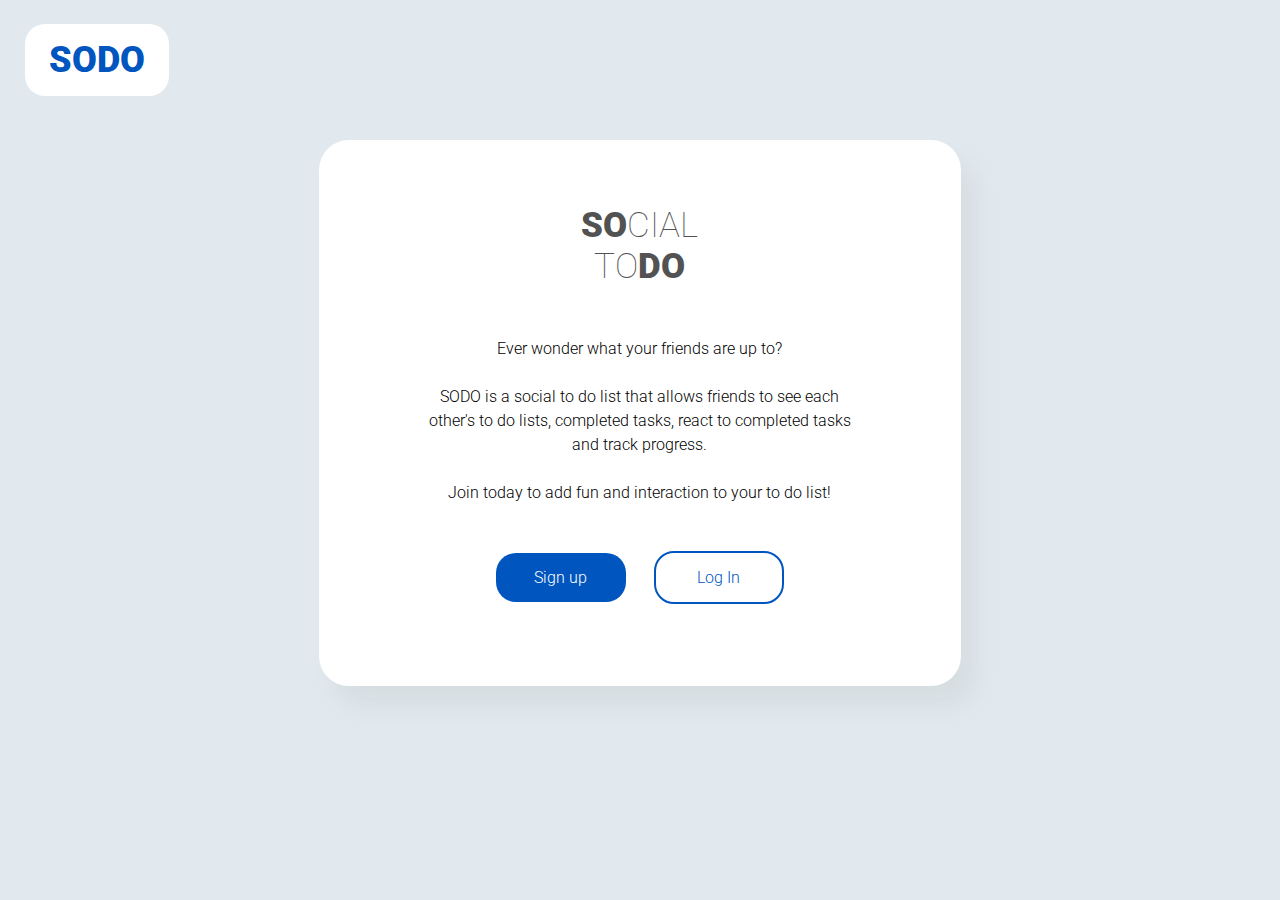
<file: public/index.html>
<!DOCTYPE html>
<html>
<head>
  <title>SODO</title>
  <meta charset="utf-8">
  <meta name="viewport" content="width=device-width, initial-scale=1">
  <link rel="stylesheet" href="style.css">
  <link href="https://fonts.googleapis.com/css2?family=Roboto:ital,wght@0,100;0,300;0,500;0,900;1,100&display=swap" rel="stylesheet">
</head>

<body>
  <div id="test">
    <div class='single-div1'>
      <h1 class='name'><a href="index.html">SODO</a></h1>
      <div class="home-rectangle">
        <h3><strong class="h3-strong">SO</strong>CIAL<br>TO<strong class="h3-strong">DO</strong></h3>
        <p>Ever wonder what your friends are up to?<br><br>
          SODO is a social to do list that allows friends to see each other's to do lists, completed tasks, react to completed tasks and track progress.<br><br>
          Join today to add fun and interaction to your to do list!</p>
          <button type="button" id="sign-up"><a class='link' href="signUp.html">Sign up</a></button>
          <button type="button" id="log-in" class="btn-hollow"><a class='link' href="login.html">Log In</a></button>
      </div>
  </div>

</body>
</html>
</file>
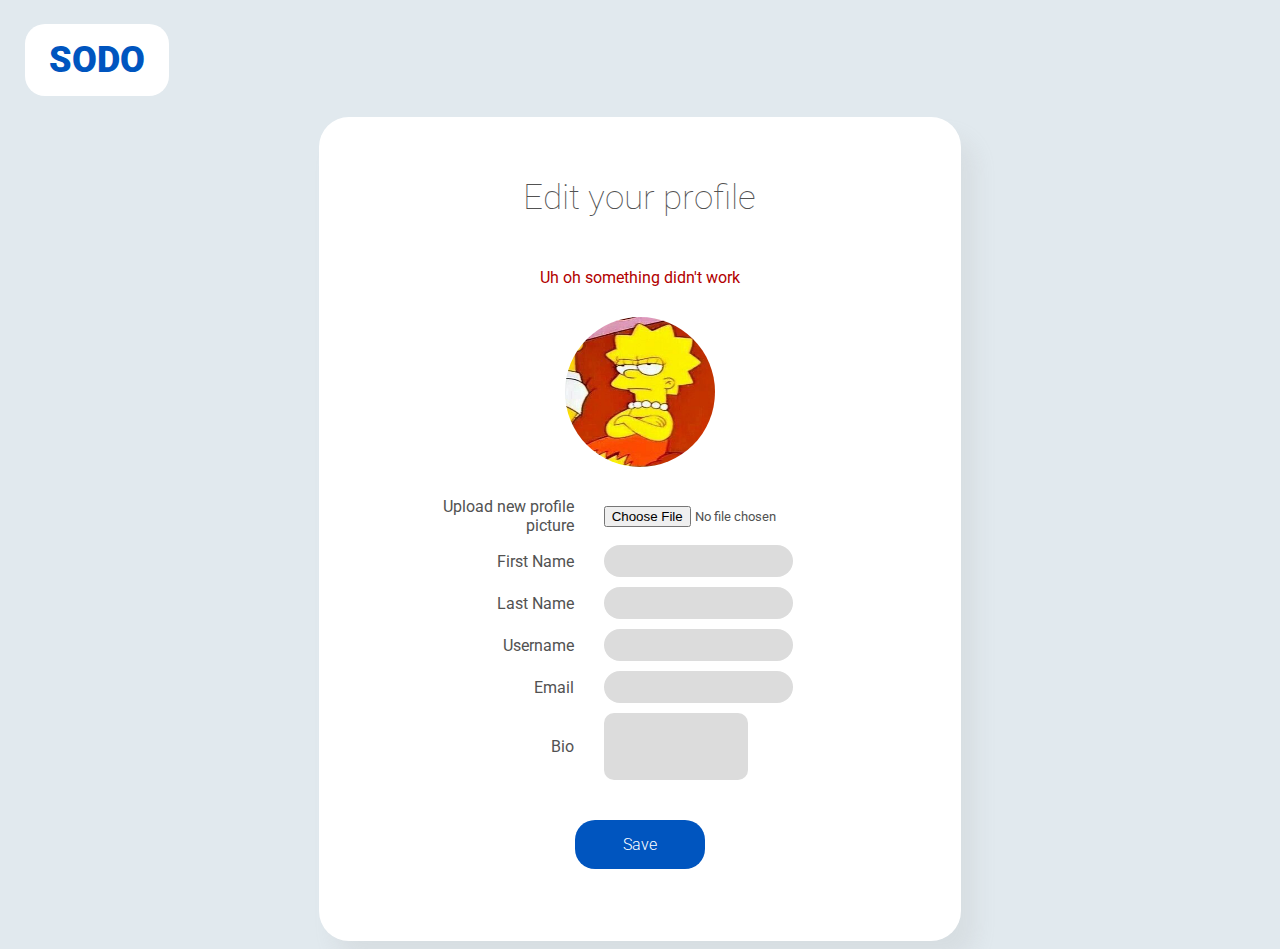
<file: public/editProfile.html>
<!DOCTYPE html>
<html>
<head>
  <title>Edit your profile</title>
  <meta charset="utf-8">
  <meta name="viewport" content="width=device-width, initial-scale=1">
  <link rel="stylesheet" href="style.css">
  <link href="https://fonts.googleapis.com/css2?family=Roboto:ital,wght@0,100;0,300;0,900;1,100&display=swap" rel="stylesheet">
</head>

<br/>
<div id='test'>
  <h1 class="name"><a href="todo.html">SODO</a></h1>
  <div class='single-div'>
    <h3>Edit your profile</h3>
    <body>
      <div class='form'>
        <p class='error'>Uh oh something didn't work</p>
        <div class="image-cropper">
          <img src="lisa.jpg" alt="profile picture" class="profile-pic">
        </div>
        <form class='form-group' action="/action_page.php">
          <label for="img">Upload new profile picture</label>
          <input style="background-color: transparent;" type="file" id="img" name="img" accept="image/*">
        </form>
        <div class='form-group'>
          <label>First Name</label>
          <input type="text" class='input'>
        </div>
        <div class='form-group'>
          <label>Last Name</label>
          <input type="text" class='input'>
        </div>
        <div class='form-group'>
          <label>Username</label>
          <input type="text" class='input'>
        </div>
        <div class='form-group'>
          <label>Email</label>
          <input type="text" class='input'>
        </div>
        <div class='form-group'>
          <label>Bio </label>
          <textarea class='input-textarea' rows="4" ></textarea>
        </div>
          <button class='button btn-fill'><a href="profile.html">Save</a></button>
      </div>
    </body>
  </div>
</div>
</html>
</file>
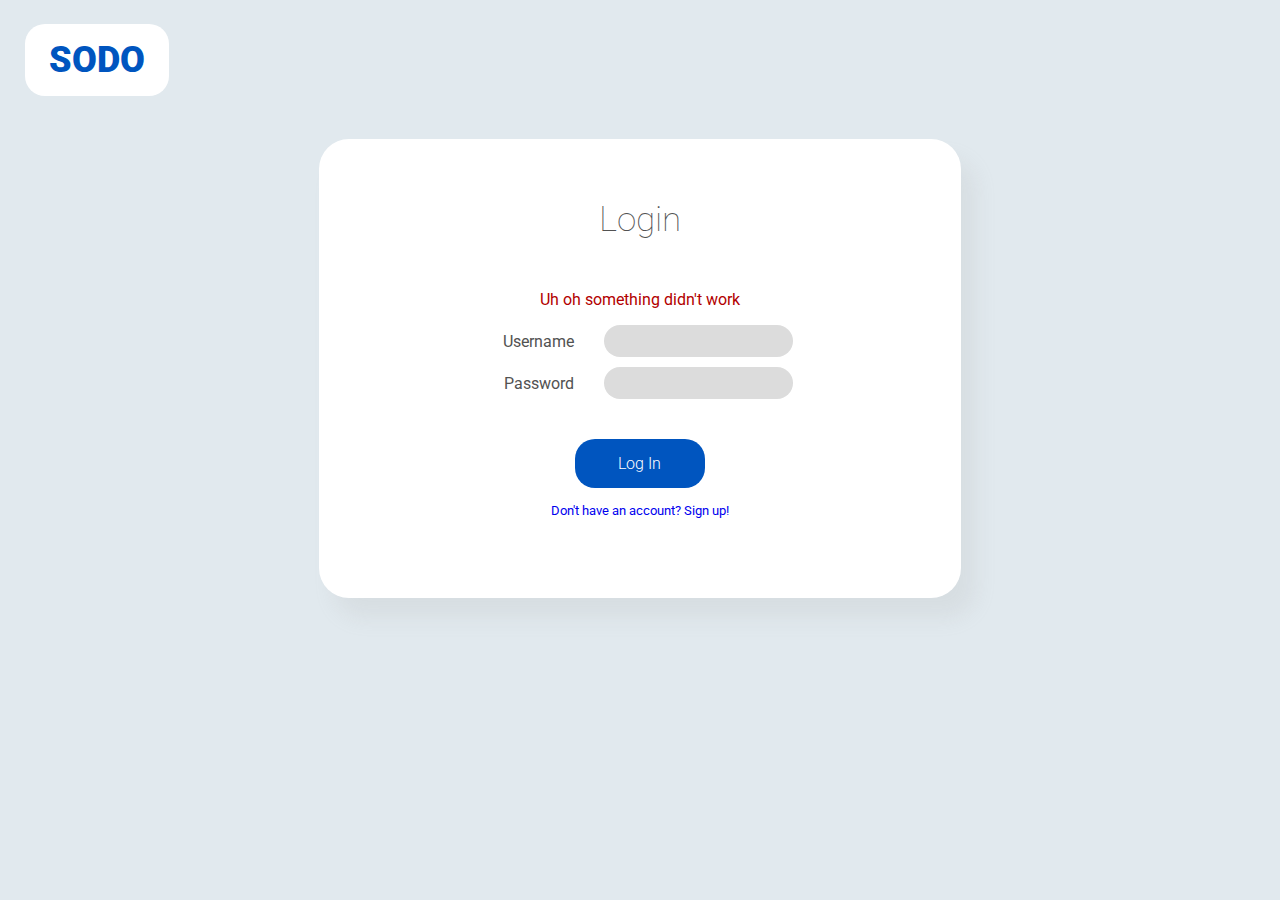
<file: public/login.html>
<!DOCTYPE html>
<html>
<head>
  <title>Login</title>
  <meta charset="utf-8">
  <meta name="viewport" content="width=device-width, initial-scale=1">
  <link rel="stylesheet" href="style.css">
  <link href="https://fonts.googleapis.com/css2?family=Roboto:ital,wght@0,100;0,300;0,900;1,100&display=swap" rel="stylesheet">
</head>
<ul class='nav'>
  <h1 class='name'><a href="index.html">SODO</a></h1>
</ul>
<br/>
<div id='test'>
  <div class='single-div'>
    <h3>Login</h3>
    <body>
      <div class='form'>
        <p class='error'>Uh oh something didn't work</p>
        <div class='form-group'>
          <label>Username</label>
          <input type="text" class='input'>
        </div>
        <div class='form-group'>
          <label>Password</label>
          <input type="password" class='input'>
          <br/>
        </div>
        <button class="button btn-fill" ><a href="todo.html">Log In</a></button>
        <button class='button3'><a class='link' href="signUp.html">Don't have an account? Sign up!</a></button>
      </div>
    </body>
  </div>
</div>
</html>
</file>
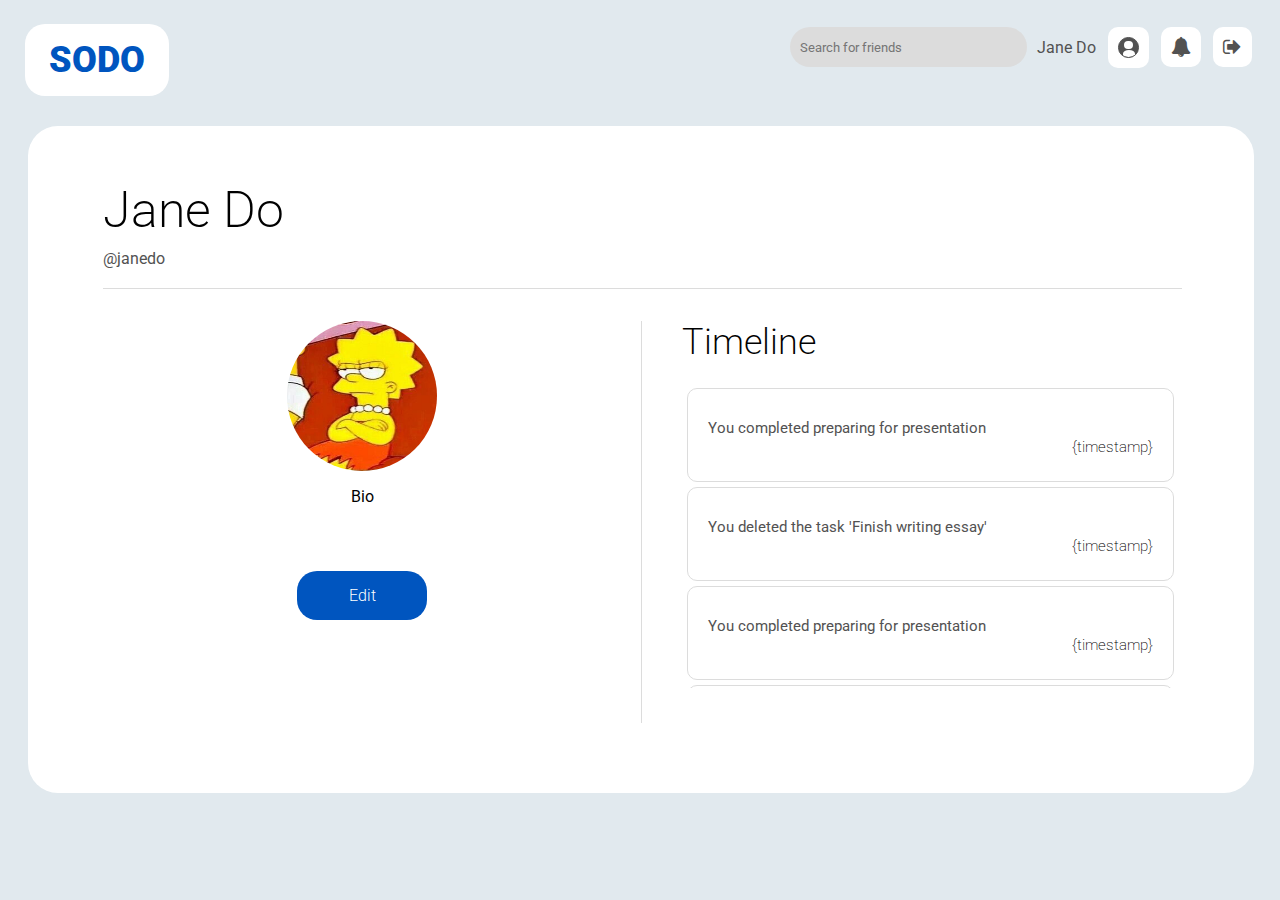
<file: public/profile.html>
<!DOCTYPE html>
<html>
<head>
  <title>Profile</title>
  <meta charset="utf-8">
  <meta name="viewport" content="width=device-width, initial-scale=1">
  <link rel="stylesheet" href="style.css">
  <link rel="stylesheet" href="https://cdnjs.cloudflare.com/ajax/libs/font-awesome/4.7.0/css/font-awesome.min.css">
  <link href="https://fonts.googleapis.com/css2?family=Roboto:ital,wght@0,100;0,300;0,900;1,100&display=swap" rel="stylesheet">
</head>

<br/>

  <h1 class="name"><a href="todo.html">SODO</a></h1>
  <div class='sign-out'>
    <div class="dropdown">
        <input
          onclick="myFunction()"
          class='search-input'
          id="myInput"
          type="text"
          placeholder="Search for friends"
          autofocus
          onkeyup="filterFunction()"
        >
      <div id="myDropdown" class="dropdown-content1">
        <a href="user.html">Kate P</a>
        <a href="user.html">Wesley D</a>
        <a href="user.html">Ray S</a>
      </div>

    </div>
    <li class='user'>Jane Do</li>
    <button class='button5'>
      <a href="profile.html">
        <div class='_profile'>
          <div class='_head'></div>
          <div class='_body'></div>
        </div>
      </a>
    </button>
    <button class='button5' onclick="myFunction2()">
      <i class="fa fa-bell"
      aria-hidden="true"
      style="background-color: transparent;
            font-size: 20px;
            color: #525252;"></i>
      <div id="myDropdown2" class="dropdown-content">
        <div class='notification-item'>
          <div class="clearfix">
            <!-- <div class="image-cropper-small"> -->
              <img class='img2' src='lisa.jpg' alt="Profile picture" />
            <!-- </div> -->
              Steven D completed preparing for his presentation
          </div>
          <br/>
          <p class='notif-text'>{timestamp}</p>
        </div>
        <div class='notification-item'>
          <div class="clearfix">
            <img class="img2"  src='lisa.jpg' alt="Profile picture">
            Steven D completed preparing for his presentation
            </div>
          <br/>
          <p class='notif-text'>{timestamp}</p>
        </div>
        <div class='notification-item'>
          <div style="text-align: left;">
              No notifications
              <br />
            </div>
        </div>
      </div>
    </button>
    <button class='button5'>
      <a href="index.html">
        <i class="fa fa-sign-out"
          style="font-size: 20px;
                color: #525252;
                background-color: white;"
          aria-hidden="true"></i>
      </a>
    </button>
  </div>

<br/>

<div class='grid-container1' id='test'>
  <div class='profile'>
    <p class="profile-name">Jane Do</p>
    <p class="profile-username">@janedo</p>
  </div>
    <div class="profile-info">
      <div class="image-cropper">
        <img src="lisa.jpg" alt="profile picture" class="profile-pic">
      </div>
      <p class="bio">Bio</p>
      <p class='profile-bio'></p>
      <br />
      <!--<button class='button1'><a class='link' href="">Follow</a></button> -->
      <button class='button btn-fill'><a class='link-normal' href="editProfile.html">Edit</a></button>
      <br/>
    </div>


  <div class='container1 container2'>
    <div class='timeline'>
      <p class="profile-name timeline-name">Timeline</p>
      <div class='notifications'>
        <div style="  overflow:auto; height: 300px;">
        <div class='notification-item'>
          <p class='notes'>You completed preparing for presentation</p>
          <br/>
          <p class='notif-text'>{timestamp}</p>
        </div>
        <div class='notification-item'>
          <p class='notes'>You deleted the task 'Finish writing essay'</p>
          <br/>
          <p class='notif-text'>{timestamp}</p>
        </div>
        <div class='notification-item'>
          <p class='notes'>You completed preparing for presentation</p>
          <br/>
          <p class='notif-text'>{timestamp}</p>
        </div>
        <div class='notification-item'>
          <p class='notes'>You deleted the task 'Finish writing essay'</p>
          <br/>
          <p class='notif-text'>{timestamp}</p>
        </div>
        <div class='notification-item'>
          <p class='notes'>You completed preparing for presentation</p>
          <br/>
          <p class='notif-text'>{timestamp}</p>
        </div>
        <div class='notification-item'>
          <p class='notes'>You deleted the task 'Finish writing essay'</p>
          <br/>
          <p class='notif-text'>{timestamp}</p>
        </div>
        <div class='notification-item'>
          <p class='notes'>You completed preparing for presentation</p>
          <br/>
          <p class='notif-text'>{timestamp}</p>
        </div>
        <div class='notification-item'>
          <p class='notes'>You deleted the task 'Finish writing essay'</p>
          <br/>
          <p class='notif-text'>{timestamp}</p>
        </div>
    </div>
  </div>


<script>
/* When the user clicks on the button,
toggle between hiding and showing the dropdown content */
function myFunction() {
  document.getElementById("myDropdown").classList.toggle("show");
}

function myFunction2() {
  document.getElementById("myDropdown2").classList.toggle("show");
}

function listDissapear() {
  document.getElementById("myDropdown").classList.toggle("unshow");
}

function filterFunction() {
  var input, filter, ul, li, a, i;
  input = document.getElementById("myInput");
  filter = input.value.toUpperCase();
  div = document.getElementById("myDropdown");
  a = div.getElementsByTagName("a");
  for (i = 0; i < a.length; i++) {
    txtValue = a[i].textContent || a[i].innerText;
    if (txtValue.toUpperCase().indexOf(filter) > -1) {
      a[i].style.display = "";
    } else {
      a[i].style.display = "none";
    }
  }
}

</script>

</html>
</file>
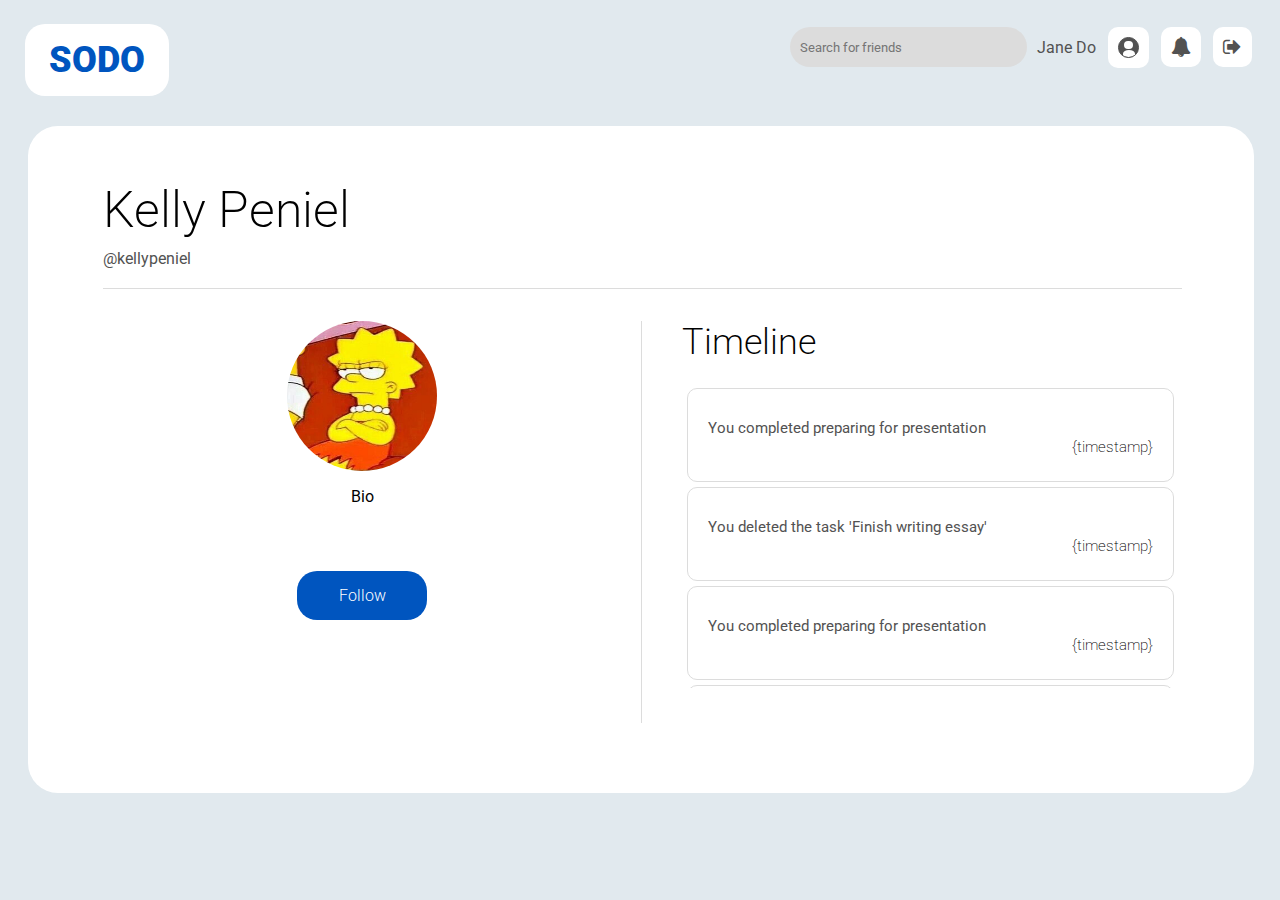
<file: public/profileKelly.html>
<!DOCTYPE html>
<html>
<head>
  <title>Profile Other</title>
  <meta charset="utf-8">
  <meta name="viewport" content="width=device-width, initial-scale=1">
  <link rel="stylesheet" href="style.css">
  <link rel="stylesheet" href="https://cdnjs.cloudflare.com/ajax/libs/font-awesome/4.7.0/css/font-awesome.min.css">
  <link href="https://fonts.googleapis.com/css2?family=Roboto:ital,wght@0,100;0,300;0,900;1,100&display=swap" rel="stylesheet">
</head>

<br/>

  <h1 class="name"><a href="todo.html">SODO</a></h1>
  <div class='sign-out'>
    <div class="dropdown">
        <input
          onclick="myFunction()"
          class='search-input'
          id="myInput"
          type="text"
          placeholder="Search for friends"
          autofocus
          onkeyup="filterFunction()"
        >
      <div id="myDropdown" class="dropdown-content1">
        <a href="user.html">Kate P</a>
        <a href="user.html">Wesley D</a>
        <a href="user.html">Ray S</a>
      </div>

    </div>
    <li class='user'>Jane Do</li>
    <button class='button5'>
      <a href="profile.html">
        <div class='_profile'>
          <div class='_head'></div>
          <div class='_body'></div>
        </div>
      </a>
    </button>
    <button class='button5' onclick="myFunction2()">
      <i class="fa fa-bell"
      aria-hidden="true"
      style="background-color: transparent;
            font-size: 20px;
            color: #525252;"></i>
      <div id="myDropdown2" class="dropdown-content">
        <div class='notification-item'>
          <div class="clearfix">
            <!-- <div class="image-cropper-small"> -->
              <img class='img2' src='lisa.jpg' alt="Profile picture" />
            <!-- </div> -->
              Steven D completed preparing for his presentation
          </div>
          <br/>
          <p class='notif-text'>{timestamp}</p>
        </div>
        <div class='notification-item'>
          <div class="clearfix">
            <img class="img2"  src='lisa.jpg' alt="Profile picture">
            Steven D completed preparing for his presentation
            </div>
          <br/>
          <p class='notif-text'>{timestamp}</p>
        </div>
        <div class='notification-item'>
          <div style="text-align: left;">
              No notifications
              <br />
            </div>
        </div>
      </div>
    </button>
    <button class='button5'>
      <a href="index.html">
        <i class="fa fa-sign-out"
          style="font-size: 20px;
                color: #525252;
                background-color: white;"
          aria-hidden="true"></i>
      </a>
    </button>
  </div>

<br/>

<div class='grid-container1' id='test'>
  <div class='profile'>
    <p class="profile-name">Kelly Peniel</p>
    <p class="profile-username">@kellypeniel</p>
  </div>
    <div class="profile-info">
      <div class="image-cropper">
        <img src="lisa.jpg" alt="profile picture" class="profile-pic">
      </div>
      <p class="bio">Bio</p>
      <p class='profile-bio'></p>
      <br />
      <!--<button class='button1'><a class='link' href="">Follow</a></button> -->
      <button class='button btn-fill'><a class='link-normal' href="/follow">Follow</a></button>
      <br/>
    </div>


  <div class='container1 container2'>
    <div class='timeline'>
      <p class="profile-name timeline-name">Timeline</p>
      <div class='notifications'>
        <div style="  overflow:auto; height: 300px;">
        <div class='notification-item'>
          <p class='notes'>You completed preparing for presentation</p>
          <br/>
          <p class='notif-text'>{timestamp}</p>
        </div>
        <div class='notification-item'>
          <p class='notes'>You deleted the task 'Finish writing essay'</p>
          <br/>
          <p class='notif-text'>{timestamp}</p>
        </div>
        <div class='notification-item'>
          <p class='notes'>You completed preparing for presentation</p>
          <br/>
          <p class='notif-text'>{timestamp}</p>
        </div>
        <div class='notification-item'>
          <p class='notes'>You deleted the task 'Finish writing essay'</p>
          <br/>
          <p class='notif-text'>{timestamp}</p>
        </div>
        <div class='notification-item'>
          <p class='notes'>You completed preparing for presentation</p>
          <br/>
          <p class='notif-text'>{timestamp}</p>
        </div>
        <div class='notification-item'>
          <p class='notes'>You deleted the task 'Finish writing essay'</p>
          <br/>
          <p class='notif-text'>{timestamp}</p>
        </div>
        <div class='notification-item'>
          <p class='notes'>You completed preparing for presentation</p>
          <br/>
          <p class='notif-text'>{timestamp}</p>
        </div>
        <div class='notification-item'>
          <p class='notes'>You deleted the task 'Finish writing essay'</p>
          <br/>
          <p class='notif-text'>{timestamp}</p>
        </div>
    </div>
  </div>


<script>
/* When the user clicks on the button,
toggle between hiding and showing the dropdown content */
function myFunction() {
  document.getElementById("myDropdown").classList.toggle("show");
}

function myFunction2() {
  document.getElementById("myDropdown2").classList.toggle("show");
}

function listDissapear() {
  document.getElementById("myDropdown").classList.toggle("unshow");
}

function filterFunction() {
  var input, filter, ul, li, a, i;
  input = document.getElementById("myInput");
  filter = input.value.toUpperCase();
  div = document.getElementById("myDropdown");
  a = div.getElementsByTagName("a");
  for (i = 0; i < a.length; i++) {
    txtValue = a[i].textContent || a[i].innerText;
    if (txtValue.toUpperCase().indexOf(filter) > -1) {
      a[i].style.display = "";
    } else {
      a[i].style.display = "none";
    }
  }
}

</script>

</html>
</file>
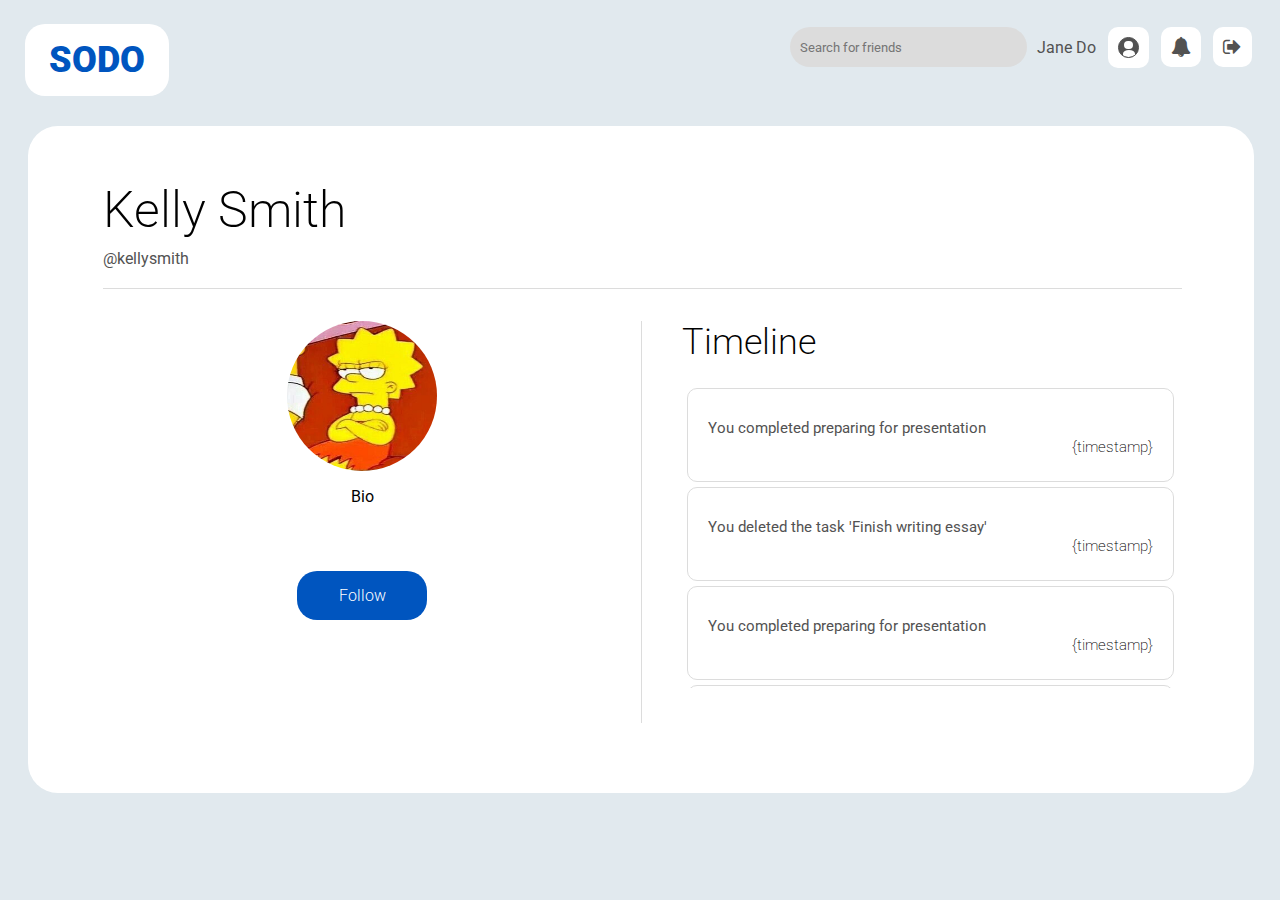
<file: public/profileOther.html>
<!DOCTYPE html>
<html>
<head>
  <title>Profile Other</title>
  <meta charset="utf-8">
  <meta name="viewport" content="width=device-width, initial-scale=1">
  <link rel="stylesheet" href="style.css">
  <link rel="stylesheet" href="https://cdnjs.cloudflare.com/ajax/libs/font-awesome/4.7.0/css/font-awesome.min.css">
  <link href="https://fonts.googleapis.com/css2?family=Roboto:ital,wght@0,100;0,300;0,900;1,100&display=swap" rel="stylesheet">
</head>

<br/>

  <h1 class="name"><a href="todo.html">SODO</a></h1>
  <div class='sign-out'>
    <div class="dropdown">
        <input
          onclick="myFunction()"
          class='search-input'
          id="myInput"
          type="text"
          placeholder="Search for friends"
          autofocus
          onkeyup="filterFunction()"
        >
      <div id="myDropdown" class="dropdown-content1">
        <a href="user.html">Kate P</a>
        <a href="user.html">Wesley D</a>
        <a href="user.html">Ray S</a>
      </div>

    </div>
    <li class='user'>Jane Do</li>
    <button class='button5'>
      <a href="profile.html">
        <div class='_profile'>
          <div class='_head'></div>
          <div class='_body'></div>
        </div>
      </a>
    </button>
    <button class='button5' onclick="myFunction2()">
      <i class="fa fa-bell"
      aria-hidden="true"
      style="background-color: transparent;
            font-size: 20px;
            color: #525252;"></i>
      <div id="myDropdown2" class="dropdown-content">
        <div class='notification-item'>
          <div class="clearfix">
            <!-- <div class="image-cropper-small"> -->
              <img class='img2' src='lisa.jpg' alt="Profile picture" />
            <!-- </div> -->
              Steven D completed preparing for his presentation
          </div>
          <br/>
          <p class='notif-text'>{timestamp}</p>
        </div>
        <div class='notification-item'>
          <div class="clearfix">
            <img class="img2"  src='lisa.jpg' alt="Profile picture">
            Steven D completed preparing for his presentation
            </div>
          <br/>
          <p class='notif-text'>{timestamp}</p>
        </div>
        <div class='notification-item'>
          <div style="text-align: left;">
              No notifications
              <br />
            </div>
        </div>
      </div>
    </button>
    <button class='button5'>
      <a href="index.html">
        <i class="fa fa-sign-out"
          style="font-size: 20px;
                color: #525252;
                background-color: white;"
          aria-hidden="true"></i>
      </a>
    </button>
  </div>

<br/>

<div class='grid-container1' id='test'>
  <div class='profile'>
    <p class="profile-name">Kelly Smith</p>
    <p class="profile-username">@kellysmith</p>
  </div>
    <div class="profile-info">
      <div class="image-cropper">
        <img src="lisa.jpg" alt="profile picture" class="profile-pic">
      </div>
      <p class="bio">Bio</p>
      <p class='profile-bio'></p>
      <br />
      <!--<button class='button1'><a class='link' href="">Follow</a></button> -->
      <button class='button btn-fill'><a class='link-normal' href="/follow">Follow</a></button>
      <br/>
    </div>


  <div class='container1 container2'>
    <div class='timeline'>
      <p class="profile-name timeline-name">Timeline</p>
      <div class='notifications'>
        <div style="  overflow:auto; height: 300px;">
        <div class='notification-item'>
          <p class='notes'>You completed preparing for presentation</p>
          <br/>
          <p class='notif-text'>{timestamp}</p>
        </div>
        <div class='notification-item'>
          <p class='notes'>You deleted the task 'Finish writing essay'</p>
          <br/>
          <p class='notif-text'>{timestamp}</p>
        </div>
        <div class='notification-item'>
          <p class='notes'>You completed preparing for presentation</p>
          <br/>
          <p class='notif-text'>{timestamp}</p>
        </div>
        <div class='notification-item'>
          <p class='notes'>You deleted the task 'Finish writing essay'</p>
          <br/>
          <p class='notif-text'>{timestamp}</p>
        </div>
        <div class='notification-item'>
          <p class='notes'>You completed preparing for presentation</p>
          <br/>
          <p class='notif-text'>{timestamp}</p>
        </div>
        <div class='notification-item'>
          <p class='notes'>You deleted the task 'Finish writing essay'</p>
          <br/>
          <p class='notif-text'>{timestamp}</p>
        </div>
        <div class='notification-item'>
          <p class='notes'>You completed preparing for presentation</p>
          <br/>
          <p class='notif-text'>{timestamp}</p>
        </div>
        <div class='notification-item'>
          <p class='notes'>You deleted the task 'Finish writing essay'</p>
          <br/>
          <p class='notif-text'>{timestamp}</p>
        </div>
    </div>
  </div>


<script>
/* When the user clicks on the button,
toggle between hiding and showing the dropdown content */
function myFunction() {
  document.getElementById("myDropdown").classList.toggle("show");
}

function myFunction2() {
  document.getElementById("myDropdown2").classList.toggle("show");
}

function listDissapear() {
  document.getElementById("myDropdown").classList.toggle("unshow");
}

function filterFunction() {
  var input, filter, ul, li, a, i;
  input = document.getElementById("myInput");
  filter = input.value.toUpperCase();
  div = document.getElementById("myDropdown");
  a = div.getElementsByTagName("a");
  for (i = 0; i < a.length; i++) {
    txtValue = a[i].textContent || a[i].innerText;
    if (txtValue.toUpperCase().indexOf(filter) > -1) {
      a[i].style.display = "";
    } else {
      a[i].style.display = "none";
    }
  }
}

</script>

</html>
</file>
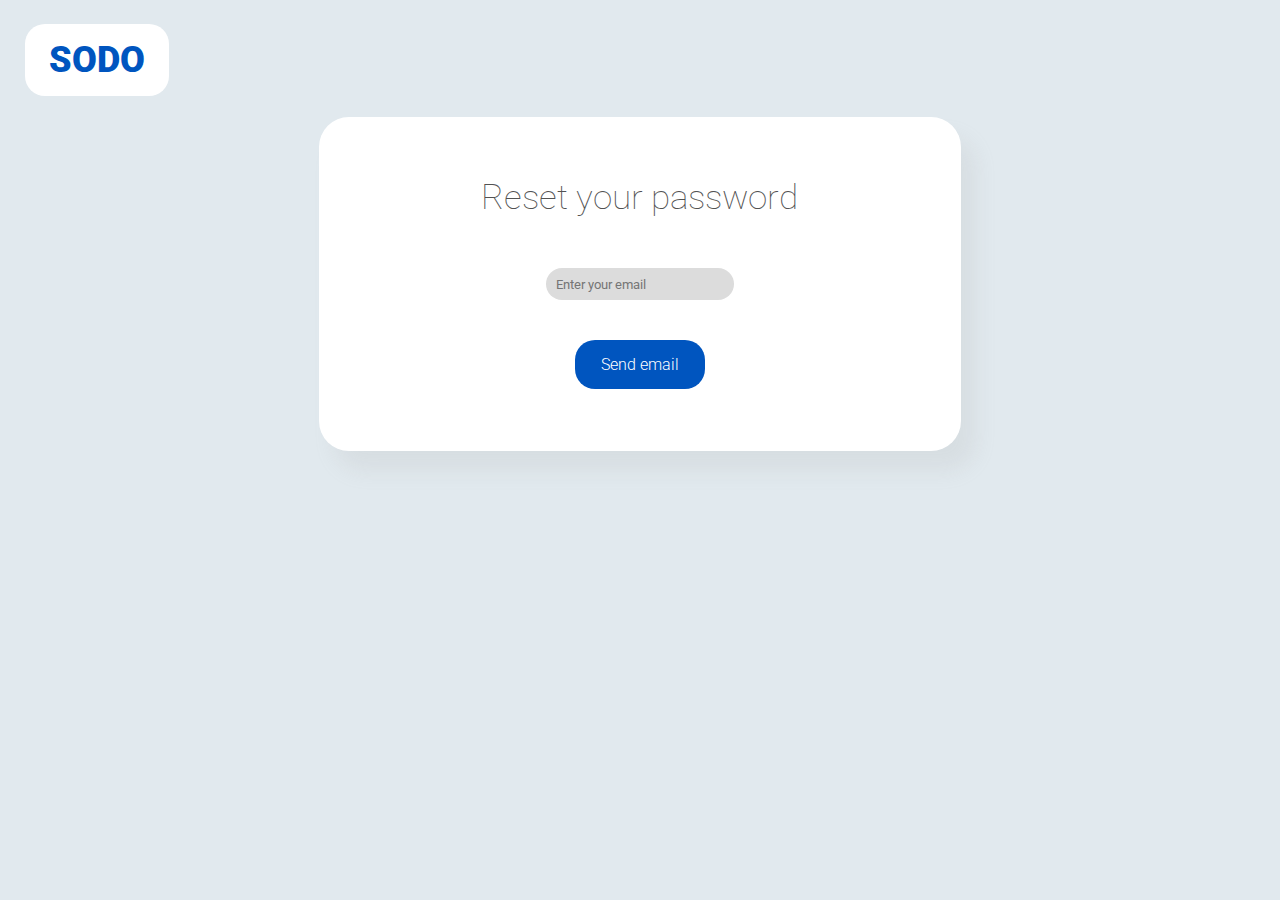
<file: public/resetPassword.html>
<!DOCTYPE html>
<html lang="en">
<head>
  <title>Reset your password</title>
  <meta charset="utf-8">
  <meta name="viewport" content="width=device-width, initial-scale=1">
  <link rel="stylesheet" href="style.css">
  <link href="https://fonts.googleapis.com/css2?family=Roboto:ital,wght@0,100;0,300;0,900;1,100&display=swap" rel="stylesheet">

</head>


<br>

<div id='test'>
  <h1 class="name"><a href="todo.html">SODO</a></h1>

  <div class="single-div">
    <h3>Reset your password</h3>
    <div class='content-middle'>
      <div class='form-group1'>
        <input type="text" class='input' placeholder="Enter your email" autofocus>
      </div>
      <button class='button btn-fill'>Send email</button>
    </div>
  </div>
</div>

</html>
</file>
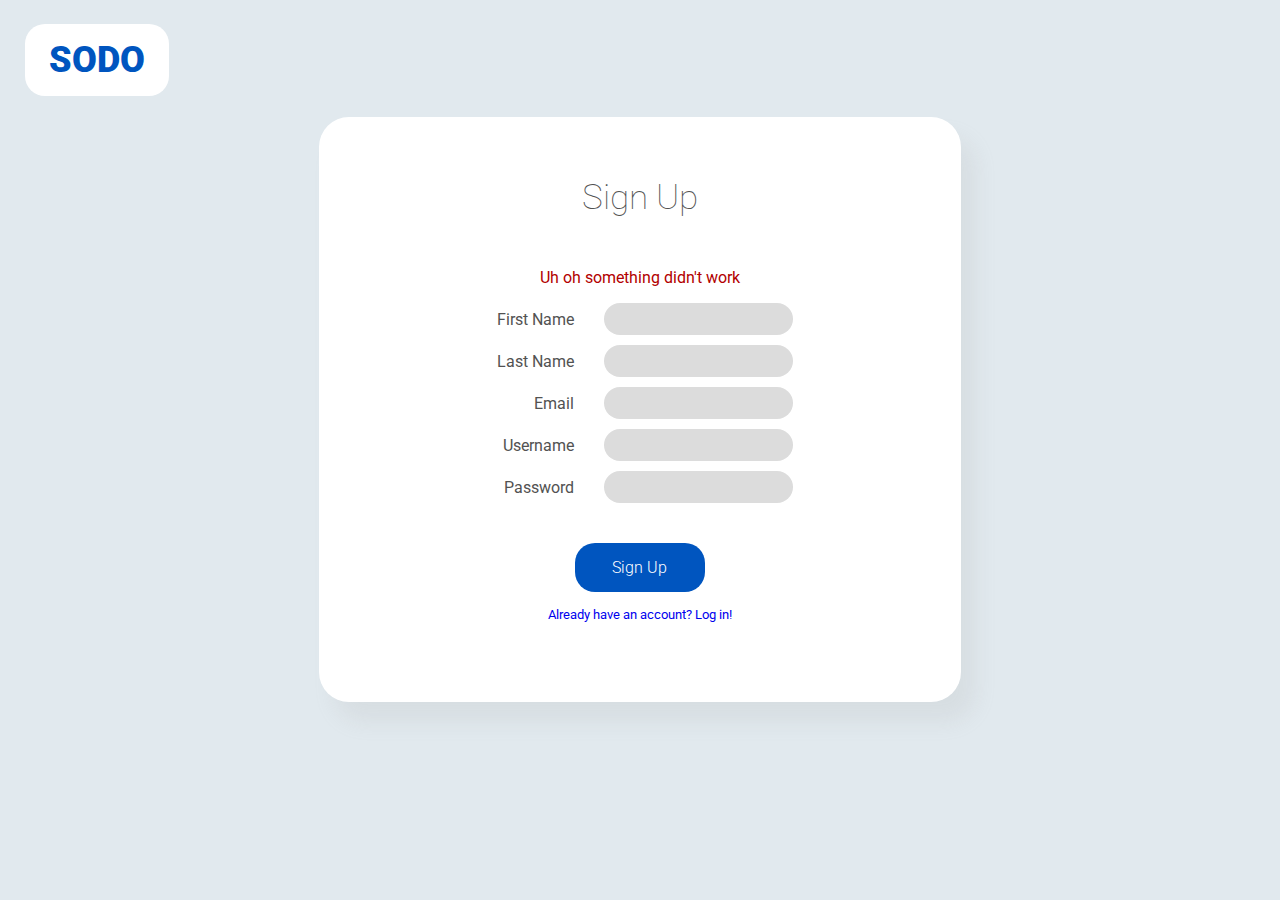
<file: public/signUp.html>
<!DOCTYPE html>
<html>
<head>
  <title>Sign Up</title>
  <meta charset="utf-8">
  <meta name="viewport" content="width=device-width, initial-scale=1">
  <link rel="stylesheet" href="style.css">
  <link href="https://fonts.googleapis.com/css2?family=Roboto:ital,wght@0,100;0,300;0,900;1,100&display=swap" rel="stylesheet">
</head>
 <!--<ul class='nav'>
  <li><a href="index.html">Go back</a></li>
  <li><a class='active' href="signUp.html">Sign Up</a></li> 
</ul>-->
<br/>
<div id='test'>
  <div class='single-div'>
    <h1 class='name'><a href="index.html">SODO</a></h1>
    <h3>Sign Up</h3>
    <body>
      <div class='form'>
        <p class='error'>Uh oh something didn't work</p>
        <div class='form-group'>
          <label>First Name</label>
          <input type="text" class='input'>
        </div>
        <div class='form-group'>
          <label>Last Name</label>
          <input type="text" class='input'>
        </div>
        <div class='form-group'>
          <label>Email</label>
          <input type="text" class='input'>
        </div>
        <div class='form-group'>
          <label>Username</label>
          <input type="text" class='input'>
        </div>
        <div class='form-group'>
          <label>Password</label>
          <input type="password" class='input'>
          <br/>
        </div>
        <button class='button btn-fill'>Sign Up</button>
        <button class='button3'><a class='link' href="login.html">Already have an account? Log in!</a></button>
      </div>
    </body>
  </div>
</div>

</html>
</file>
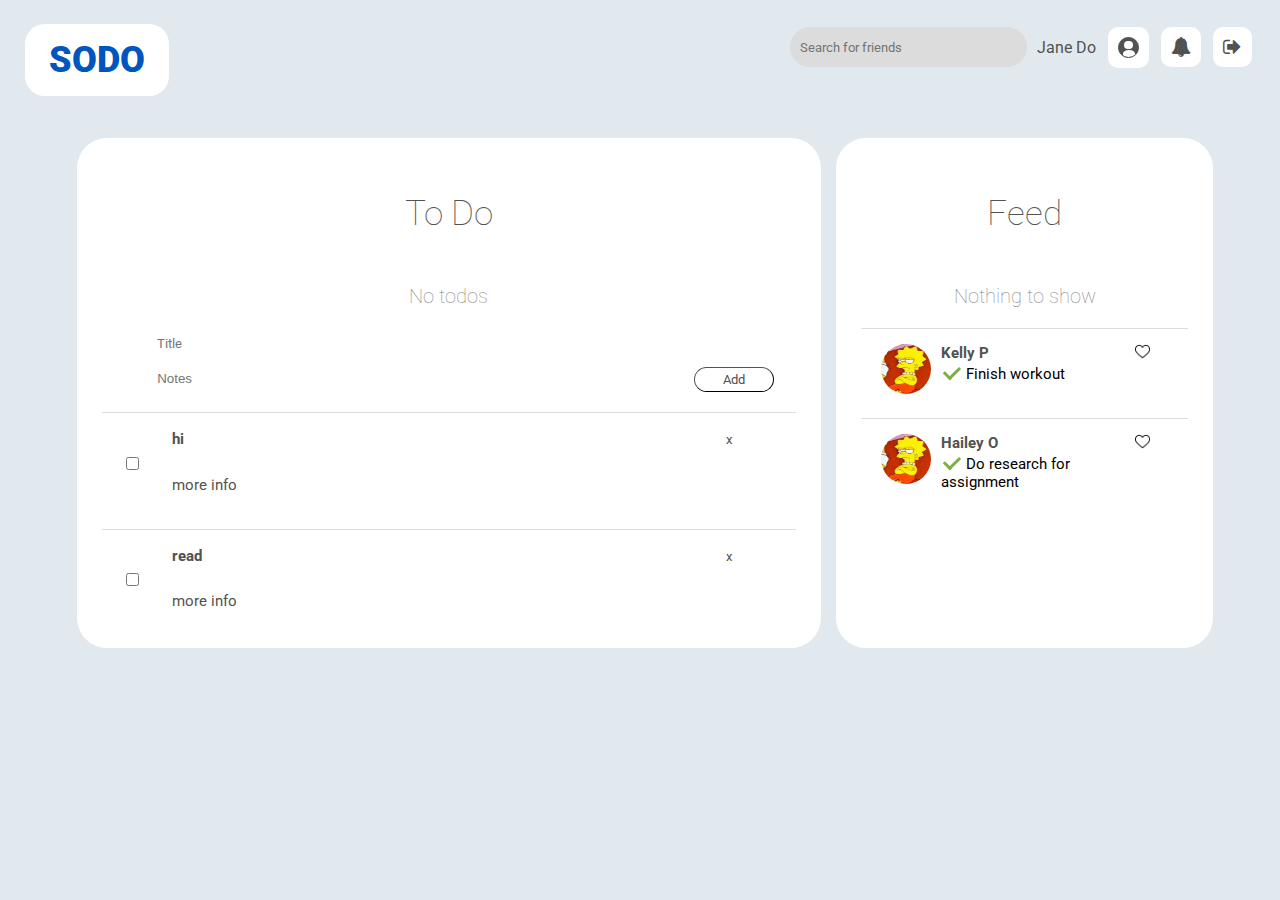
<file: public/todo.html>
<!DOCTYPE html>
<html lang="en">
<head>
  <title>Home</title>
  <meta charset="utf-8">
  <meta name="viewport" content="width=device-width, initial-scale=1">
  <link rel="stylesheet" href="style.css">
  <link href="https://fonts.googleapis.com/css2?family=Roboto:ital,wght@0,100;0,300;0,900;1,100&display=swap" rel="stylesheet">
  <link rel="stylesheet" href="https://cdnjs.cloudflare.com/ajax/libs/font-awesome/4.7.0/css/font-awesome.min.css">
  <script src="https://code.jquery.com/jquery-3.6.0.min.js" integrity="sha256-/xUj+3OJU5yExlq6GSYGSHk7tPXikynS7ogEvDej/m4=" crossorigin="anonymous"></script>
  <script src="todo.js"></script>
</head>

<br/>
<h1 class="name"><a href="todo.html">SODO</a></h1>
<div class='sign-out'>
  <div class="dropdown">
      <input
        onclick="myFunction()"
        class='search-input'
        id="myInput"
        type="text"
        placeholder="Search for friends"
        autofocus
        onkeyup="filterFunction()"
      >
    <div id="myDropdown" class="dropdown-content1">
      <a href="user.html">Kate P</a>
      <a href="user.html">Wesley D</a>
      <a href="user.html">Ray S</a>
    </div>
  </div>
  <li class='user'>Jane Do</li>
  <button class='button5'>
    <a href="profile.html">
      <div class='_profile'>
        <div class='_head'></div>
        <div class='_body'></div>
      </div>
    </a>
  </button>
  <button class='button5' onclick="myFunction2()">
    <i class="fa fa-bell"
    aria-hidden="true"
    style="background-color: transparent;
          font-size: 20px;
          color: #525252;"></i>
    <div id="myDropdown2" class="dropdown-content">
      <div class='notification-item'>
        <div class="clearfix">
          <!-- <div class="image-cropper-small"> -->
            <img class='img2' src='lisa.jpg' alt="Profile picture" />
          <!-- </div> -->
            Steven D completed preparing for his presentation
        </div>
        <br/>
        <p class='notif-text'>{timestamp}</p>
      </div>
      <div class='notification-item'>
        <div class="clearfix">
          <img class="img2"  src='lisa.jpg' alt="Profile picture">
          Steven D completed preparing for his presentation
          </div>
        <br/>
        <p class='notif-text'>{timestamp}</p>
      </div>
      <div class='notification-item'>
        <div style="text-align: left;">
            No notifications
            <br />
          </div>
      </div>
    </div>
  </button>
  <button class='button5'>
    <a href="index.html">
      <i class="fa fa-sign-out"
        style="font-size: 20px;
              color: #525252;
              background-color: white;"
        aria-hidden="true"></i>
    </a>
  </button>
</div>

<div class='grid-container' id='test'>
    <!-- <div class='container'> -->
        <!-- <div class='grid-item'> -->
          <div class='todo-list'>
            <h3>To Do</h3>
            <p class='empty-message' id='todos-empty'>No todos</p>
            <div class='form'>
              <div class ='todo'>
                <input type="text" class='title-input' placeholder="Title" autofocus>
                <br />
                <textarea class='notes-input' rows="4" placeholder="Notes"></textarea>
                <button class='button2'>Add</button>
              </div>
            </div>
            <div class ='todo-item'>
              <input class='checkbox' type="checkbox"/>
              <div class='todo-writing'>
                <h2 class='heading' contentEditable="true">hi</h2>
                <button class='button4'>x</button>
                <p class='notes' contentEditable="true">more info</p>
              </div>
            </div>
            <div class ='todo-item'>
              <input class='checkbox' type="checkbox"/>
              <div class='todo-writing'>
                <h2 class='heading' contentEditable="true">read</h2>
                <button class='button4'>x</button>
                <p class='notes' contentEditable="true">more info</p>
              </div>
            </div>
          <!-- </div> -->
      <!-- </div> -->
    </div>

    <!-- <div class='container-feed'> -->
      <!-- <div class='grid-item'> -->
        <div class='feed'>
          <h3>Feed</h3>
          <p class='empty-message' id='feed-empty'>Nothing to show</p>
          <div class='feed-item'>
            <a href="profileKelly.html">
              <div class="image-cropper-small">
                <img class='profile-pic' src='lisa.jpg' alt="Profile picture" />
              </div>
            </a>
            <div class='feed-writing'>
              <div class='feed-heading'>
                <h2 class='heading1'>Kelly P</h2>
                <div >
                  <img
                    src="heart.png"
                    id="heartChange"
                    onClick="this.src='heart2.png'"
                    style="height:15px; width: 15px; background-color:transparent;"
                    src="">
                </div>
              </div>
              <div class='task-item'>
                <div class="check">
                <p class='notes'></div>Finish workout</p>
              </div>
            </div>
          </div>
          <div class='feed-item'>
            <a href="profileKelly.html">
              <div class="image-cropper-small">
                <img class='profile-pic' src='lisa.jpg' alt="Profile picture" />
              </div>
            </a>
            <div class='feed-writing'>
              <div class='feed-heading'>
                <h2 class='heading1'>Hailey O</h2>
                <div >
                  <img
                    src="heart.png"
                    id="heartChange"
                    onClick="this.src='heart2.png'"
                    style="height:15px; width: 15px; background-color:transparent;"
                    src="">
                </div>
              </div>
              <div class='task-item'>
                <div class="check">
                <p class='notes'></div>Do research for assignment </p>
              </div>
            </div>
          <!-- </div> -->
        </div>
      </div>
</div>



<script>
/* When the user clicks on the button,
toggle between hiding and showing the dropdown content */
function myFunction() {
  document.getElementById("myDropdown").classList.toggle("show");
}

function myFunction2() {
  document.getElementById("myDropdown2").classList.toggle("show");
}

function listDissapear() {
  document.getElementById("myDropdown").classList.toggle("unshow");
}

function filterFunction() {
  var input, filter, ul, li, a, i;
  input = document.getElementById("myInput");
  filter = input.value.toUpperCase();
  div = document.getElementById("myDropdown");
  a = div.getElementsByTagName("a");
  for (i = 0; i < a.length; i++) {
    txtValue = a[i].textContent || a[i].innerText;
    if (txtValue.toUpperCase().indexOf(filter) > -1) {
      a[i].style.display = "";
    } else {
      a[i].style.display = "none";
    }
  }
}
//
// function changeColour() {
//   if (document.getElementById("heartChange").src == "heart.png") {
//       document.getElementById("heartChange").src = "heart2.png";
//   } else {
//       document.getElementById("heartChange").src = "heart.png";
//   }
// }
</script>



</html>
</file>
<file: public/style.css>
* {
  font-family: 'Roboto', sans-serif;
}

#name {
  background-color: transparent;
  font-family: "Roboto";
  font-size: 65px;
  text-align: center;
  color: #525252;
  font-weight: 450;
  padding-top: 20px;
  padding-bottom: 15px;
}

h1 {
  font-family: 'Roboto', sans-serif;
  font-weight: 900;
  font-size: 36px;
  text-align: center;
  position: absolute;
  top: 0px;
  left: 25px;
  color: #0055bf;
  background-color: white;
  padding: 15px;
  padding-left: 24px;
  padding-right: 24px;
  border-radius: 20px;
}

h1 a {
  color: #0055bf;
  background-color: transparent;
  text-decoration: none;
}


.h3-strong {
  font-weight: 900;
  background-color: transparent;
}

body {
  background-color: #e1e9ee;
}

button {
  cursor: pointer;
}

#test {
  -webkit-animation: fadein 1s; /* Safari, Chrome and Opera > 12.1 */
     -moz-animation: fadein 1s; /* Firefox < 16 */
      -ms-animation: fadein 1s; /* Internet Explorer */
       -o-animation: fadein 1s; /* Opera < 12.1 */
          animation: fadein 1s;
}

.home-rectangle {
  background-color: white;
  text-align: center;
  border-radius: 30px;
  margin: auto;
  margin-top: 140px;
  width: 35%;
  padding-left: 100px;
  padding-right: 100px;
  padding-bottom: 70px;
  padding-top: 15px;
  display: block;
  box-shadow: 15px 20px 20px #aaaaaa2a;
}

.home-rectangle p {
  margin-top: 45px;
  font-size: 16px;
  font-weight: 300;
  line-height: 24px;
}

.home-rectangle button, .button {
  margin-top: 200px;
  color: white;
  font-size: 16px;
  border-radius: 20px;
  padding: 15px;
  margin: 12px;
  margin-top: 30px;
  width: 130px;
  font-weight: 300;
}

.loginBtn {
  margin-top: 200px;
  color: white;
  font-size: 16px;
  border: none;
  border-radius: 20px;
  padding: 10px;
  margin-top: 5px;
  width: 100px;
  font-weight: 300;
}

#log-in, #btn-hollow {
  background-color: transparent;
  border: 2px solid #0055bf;
}

#log-in a {
  color: #0055bf;
}

#sign-up, .btn-fill {
  background-color: #0055bf;
  color: white;
  border: none;
}

.btn-fill a {
  color: white;
  text-decoration: none;
}

#sign-up a {
  color: white;
}

.form .btn-fill {
  display: block;
  text-align: center;
  margin-left: auto;
  margin-right: auto;
}

.h2-strong {
  background-color: transparent;
}

.home-text {
  font-weight: 200;
  width: 80%;
  text-align: center;
  margin-left: auto;
  margin-right: auto;
}

.sodo {
  width: 4em;
  margin-left: auto;
  margin-right: auto;
}

.nav {
  list-style-type: none;
  margin: 30px;
  font-family: "Roboto";
  font-size: 16px;
  background-color: transparent;
}

.sign-out {
  display: flex;
  justify-content:flex-end;
  align-items: center;
  color: #525252;
  padding-right: 20px;
  width: 75%;
  margin-right: 9;
  margin-left: auto;
}

.user {
  height: auto;
  list-style: none;
  margin-left: 10px;
}

.nav li {
  float: left;
  padding: 10px;
  background-color: transparent;
}

.nav li a {
  padding: 12px 15px;
  display: block;
  text-align: center;
  border-radius: 30px;
  color: #525252;
  text-decoration: none;
}

.nav li a.active {
  color: white;
  background-color: #c0d1dc;
}

.nav li a:hover {
  background-color: #b0c5d2;
  color: white;
}

.nav li a:hover:not(.active) {
  background-color: #d1dde5;
  color: white;

}
/*
.nav li a:active {
  color: white;
  background-color: #7ac1c4;
} */

#intro {
  font-family: "Roboto";
  font-size: 16px;
  color: #525252;
  text-align: center;
  display: block;
  max-width: 500px;
  margin: auto;
  padding-top: 30px;
}

.content-middle {
  text-align:center;
}

.error-middle {
  text-align: center;
  margin-top: 130px;
}

.error-fit {
  padding-top: 130px;
  display: grid;
  grid-column-gap: 0px;
  grid-template-columns: auto auto;
  padding: auto;
  align-items: center;
  justify-items: center;
  justify-content: center;
}

.error-para {
  text-align: left;
  padding-right: 50px;
}

.input {
  border-radius: 30px;
  background-color: #DCDCDC;
  border: none;
  height: 30px;
  width: 40%;
  padding-left: 10px;
}

.input-textarea {
  background-color: #DCDCDC;
  border: none;
  height: auto;
  width: 30%;
  resize: none;
  font-family: "Roboto";
  background-color: #DCDCDC;
  border-radius: 10px;
  padding-left: 10px;
  padding-top: 5px;
}

.search-input {
  border-radius: 30px;
  background-color: #DCDCDC;
  border: none;
  height: 40px;
  width: 100%;
  padding-left: 10px;
  color: #525252;
}

.form {
  font-family: "Roboto";
  font-size: 16px;
  color: #525252;
  height: auto;
  width: 100%;
  margin-right: auto;
  margin-left: auto;
  margin-top: 0px;
  padding-bottom: 10px;
  text-align:center;
  background-color: transparent;
}

:focus {
    outline: 0 !important;
}

.form-group {
  display: flex;
  flex-direction: row;
  justify-content: flex-start;
  align-items: center;
  padding-bottom: 10px;
  background-color: transparent;
}

.form-group1 {
  display: flex;
  flex-direction: row;
  justify-content: center;
  align-items: center;
  padding-bottom: 10px;
}

label {
  padding-right: 15px;
  text-align: right;
  margin-right:15px;
  width: 35%;
  background-color: transparent;
}

.button1 {
  margin-top: 20px;
  margin-bottom: 10px;
  margin-right: 10px;
  margin-left: 0px;

  border-radius: 30px;
  background-color: #e1e9ee;
  border: none;
  height: 35px;
  width: auto;
  padding-left: 15px;
  padding-right: 15px;
}

.button1:hover {
  background-color: #b0c5d2;
}

.button1:active {
  background-color: #d1dde5;
}

.error {
  color: #b20000;
  background-color: transparent;
}

#title {
  font-family: "Roboto";
  font-size: 25px;
  color: #525252;
  text-align: center;
  display: block;
  max-width: 500px;
  margin: auto;
}

.todo {
  padding-bottom: 10px;
  display: block;
  background-color: transparent;
}

.title-input {
  border: none;
  height: 30px;
  width: 70%;
  padding-bottom: 10px;
  background-color: transparent;
  float: left;
  margin-left: 10%;
}

.notes-input {
  color:#808080;
  border: none;
  height: 30px;
  width: 56%;
  resize: none;
  font-family: Helvetica, sans-serif;
  background-color: transparent;
  float: left;
  margin-left: 10%;
}

.todo-input {
  float:left;
}

.feed {
  margin: auto;
  text-align: center;
  width: 100%;
  flex-direction: column;
  align-items: center;
  padding: 5px;
  background-color: white;
  border-radius: 30px;
  overflow: auto;
  overflow-x: hidden;
  height: 500px;
}


.notifications {
  margin: auto;
  margin-top: 20px;
  text-align: center;
  width: inherit;
  flex-direction: column;
  align-items: center;
  padding: 5px;
  background-color: white;
  border-radius: 30px;
}

.notification-item {
  display: block;
  padding: 15px 20px 0px;
  font-size: 15px;
  text-align: left;
  background-color: white;
  border-radius: 10px;
  padding-bottom: 10px;
  margin-bottom: 5px;
  border: 0.5px solid #DCDCDC;
}

.notif-text {
  background-color: transparent;
  font-weight: 200;
  margin-top: -32px;
  text-align: right;
}

.todo-list {
 margin: auto;
 text-align: center;
 width: 100%;
 flex-direction: column;
 align-items: center;
 padding: 5px;
 border-radius: 30px;
 background-color: white;
 overflow: auto;
 overflow-x: hidden;
 height: 500px;
}

.todo-item {
 display: flex;
 padding: 5px 20px 0px;
 align-items: center;
 font-size: 15px;
 justify-content: flex-start;
 text-align: left;
 margin-bottom: 20px;
 margin-left: 20px;
 margin-right: 20px;
 background-color: white;
 border-top: 0.5px solid #DCDCDC;
}

.feed-item {
  display: flex;
  padding: 15px 20px 0px;
  align-items: flex-start;
  font-size: 15px;
  justify-content:flex-start;
  text-align: left;
  margin-bottom: 20px;
  margin-left: 20px;
  margin-right: 20px;
  background-color: white;
  width: auto;
  border-top: 0.5px solid #DCDCDC;
}

.feed-writing {
  display: flex;
  align-items: flex-start;
  flex-direction: column;
  background-color: white;
  padding-left: 10px;
  width: 100%;
}

.task-item {
  display: inline;
  background-color: white;
  width: 85%
}

.profile-picture {
  width: auto;
  height: 50px;
  border-radius: 30%;
  vertical-align:middle;
}

.img2 {
  width: 50px;
  height: 50px;
  border-radius: 50%;
  float: left;
  margin-right: 8px;
}

.clearfix::after {
  content: "";
  clear: both;
  display: table;
}

.todo-writing {
  padding-left: 30px;
  width: 100%;
}

.heading {
  font-family: "Roboto";
  font-size: 15px;
  font-weight: bold;
  color: #525252;
  width: 90%;
  display: inline-block;
}

.heading1 {
  font-family: "Roboto";
  font-size: 15px;
  font-weight: bold;
  color: #525252;
  width: 85%;
  display: inline-block;
  margin-top: 0;
  margin-bottom: 0;
  padding-right: 10px;
  background-color: transparent;
}

.feed-heading {
  display: flex;
  justify-content:flex-start;
  width: 95%;
  margin-left: 0;
}
.notes {
  font-family: "Roboto";
  font-size:15px;
  color: #525252;
  width: 100%;
  background-color: transparent;
}

.button2 {
  margin-top: 20px;
  border-radius: 30px;
  border-color: #525252;
  border-width: thin;
  height: 25px;
  width: 80px;
  color: #525252;
  background-color: white;
    margin-right: 3%;
}

.button3 {
  color: #525252;
  border: none;
  background-color: transparent;
  padding-bottom: 20px;
}

.button4 {
  color: #525252;
  border: none;
  display: inline-block;
  background-color: white;
}

.link {
  background-color: transparent;
  text-decoration: none;
}

.link:active {
  color: #525252;
  text-decoration: none;
}

.link:visited {
  color: #525252;
  text-decoration: none;
}


.link-normal {
  background-color: transparent;
  text-decoration: none;
  color: #525252;
}

p {
  background-color: transparent;
}
div {
  background-color: transparent;

}

.single-div {
  border-radius: 30px;
  background-color: white;
  width: 35%;
  margin: auto;
  padding-bottom: 50px;
  padding-top: 10px;
  padding-left: 100px;
  padding-right: 100px;
  margin-top: 90px;
  display: block;
  box-shadow: 15px 20px 20px #aaaaaa2a;
}

.grid-container {
  padding-top: 50px;
  display: grid;
  grid-column-gap: 25px;
  grid-template-columns: auto auto;
  align-items: top;
  justify-items: center;
  justify-content: center;
  /* width: 100% */
  margin-top: 20px;
  margin-left: 0;
  margin-right: 0;
  padding-right: 20px;
  padding-left: 20px;
  grid-template-columns: 60% 30%;
}

.grid-container1 {
  padding: 25px;
  padding-left: 35px;
  padding-right: 35px;
  padding-bottom: 70px;
  margin-top: 39px;
  margin-left: 20px;
  margin-right: 18px;
  display: grid;
  grid-column-gap: 0px;
  grid-template-columns: 50% auto;
  grid-template-rows: 140px auto;
  padding: auto;
  align-items: top;
  /* justify-content: flex-start; */
  /* width: 90%; */
  border-radius: 30px;
  background-color: white;
}

.container1 {
  position:relative;
  width: 100%;
  background-color: white;
  border-radius: 30px;
  padding-top: 20px;
}

.container2 {
  grid-area: 2/2;
}

.grid-item {
  border-radius: 30px;
  margin-left: 20px;
  margin-right: 20px;
  font-size: 30px;
  text-align: center;
  background-color: white;
  box-shadow: 15px 20px 20px #aaaaaa2a;
  width: 100%
}

.grid-item1 {
  width: auto;
  height: auto;
  border-radius: 30px;
  font-size: 30px;
  text-align: center;
  background-color: white;
}

.container {
  position: relative;
  /* width: 100%; */
  background-color: green;
}

.container-feed {
  position: relative;
  /* width: 400px; */
  background-color: pink;
}

h3 {
  font-family: "Roboto";
  font-size: 35px;
  text-align: center;
  margin-top: 50px;
  margin-bottom: 50px;
  color: #525252;
  font-weight: lighter;
  background-color: white;
}

.error-pic {
  width: 500px;
  padding-bottom: 30px;
}

.check {
  display: inline-block;
  transform: rotate(45deg);
  height: 13px;
  width: 6.5px;
  border-bottom: 3px solid #78b13f;
  border-right: 3px solid #78b13f;
  background-color: white;
  margin-right: 9px;
  margin-left: 6px;
}

#error-header {
  font-size: 30px;
  color: #525252;
  font-weight: 300;
}

#error-header2 {
  font-size: 150px;
  color: #525252;
  margin-bottom: -30px;
}

#error-text {
  font-size: 20px;
  color: #525252;
  margin-top: -20px;
  font-weight: 200;
}



@keyframes fadein {
    from { opacity: 0; }
    to   { opacity: 1; }
}

/* Firefox < 16 */
@-moz-keyframes fadein {
    from { opacity: 0; }
    to   { opacity: 1; }
}

/* Safari, Chrome and Opera > 12.1 */
@-webkit-keyframes fadein {
    from { opacity: 0; }
    to   { opacity: 1; }
}

/* Internet Explorer */
@-ms-keyframes fadein {
    from { opacity: 0; }
    to   { opacity: 1; }
}

/* Opera < 12.1 */
@-o-keyframes fadein {
    from { opacity: 0; }
    to   { opacity: 1; }
}

.dropbtn {
  background-color: transparent;
  font-size: 16px;
  border: none;
  cursor: pointer;
  border: none;
}

#myInput {
  box-sizing: border-box;
  border-radius: 30px;
}

#myInput:focus {outline: 3px solid #ddd;}

.dropdown {
  position: relative;
  display: inline-block;
  width: 25%
}

.dropdown-content {
  display: none;
  position: absolute;
  width: 350px;
  height: 500px;
  overflow: auto;
  z-index: 1;
  border-radius: 10px;
  margin-left: -265px;
  margin-top: 20px;
}

.dropdown-content1 {
  display: none;
  position: absolute;
  width: 250px;
  overflow: auto;
  z-index: 1;
  border-radius: 10px;
  margin-left: -0px;
  margin-top: 10px;
  border: 0.5px solid #DCDCDC;
}

.dropdown-content a {
  color: #525252;
  padding: 12px 16px;
  font-size: 13px;
  text-decoration: none;
  display: block;
}

.dropdown-content1 a {
  color: #525252;
  padding: 12px 16px;
  font-size: 13px;
  text-decoration: none;
  display: block;
  background-color:white;

}

.dropdown a:hover {background-color: #ddd;}

.show {display: block;}
.unshow {display: none;}


/* main icon */
._profile {
	height: 1.4em; /* height == width */
	width: 1.4em;
	border: 1px solid #525252;
	border-radius: 50%;
	overflow: hidden;
  background-color: #525252;
}
/* profile head */
._head {
	background: white;
	border-radius: 100%;
	width: 45%;
	height: 45%;
	margin: 15% auto 5%;
}
/* profile body */
._body {
	background: white;
	width: 65%;
	height: 40%;
	margin: auto;
	border-top-left-radius: 50%;
	border-top-right-radius: 50%;
}

.button5 {
  border-radius: 10px;
  background-color: white;
  border: none;
  padding: 10px;
  margin-left: 12px;
}


.profile-rectangle {
  background-color: white;
  border-radius: 30px;
  padding: 40px;
  text-align: left;
  display: grid;
  grid-template-columns: 45% 10% auto;
}

.profile-info {
  text-align: center;
  grid-area: 2/1;
  padding-left: 20px;
  padding-top: 30px;
}

.profile-timeline {
  grid-area: 1/3;
}

.profile-name {
  font-size: 50px;
  font-weight:250;
  text-align: left;
  padding-left: 20px;
  margin-top: 10px;
  margin-bottom: 3px;
}

.profile-username {
  text-align: left;
  color: #525252;
  margin-top: 10px;
  margin-left: 20px;
  margin-right: 40px;
  padding-bottom: 20px;
  border-bottom: 0.5px solid #DCDCDC;

}

.profile {
  grid-area: 1/1/1/2;
  display:block;
  padding: 20px;
  width: 197%;
}

.image-cropper {
    width: 150px;
    height: 150px;
    position: relative;
    overflow: hidden;
    border-radius: 50%;
    margin-left: auto;
    margin-right: auto;
}

.image-cropper-small {
    width: 50px;
    height: 50px;
    position: relative;
    overflow: hidden;
    border-radius: 50%;
    margin-left: auto;
    margin-right: auto;
}

.form .image-cropper {
  margin-top: 30px;
  margin-bottom: 30px;
}

.profile-pic {
  display: inline;
  margin: 0 auto;
  width: 100%;
  height: 100%;
}

.profile-bio {
  background-color: #DCDCDC;
  border: none;
  height: auto;
  width: 90%;
  font-family: "Roboto";
  background-color: #DCDCDC;
  border-radius: 10px;
  padding-left: 10px;
  margin-top: 0px;
}


.timeline-name {
  font-size: 36px;
  padding-left: 0px;
}

.timeline {
  border-left: 0.5px solid #DCDCDC;
  padding-right: 40px;
  padding-left: 40px;
  padding-bottom: 30px
}

.empty-message {
  font-size: 20px;
  color: #858585;
  font-weight: lighter;
}
</file>
